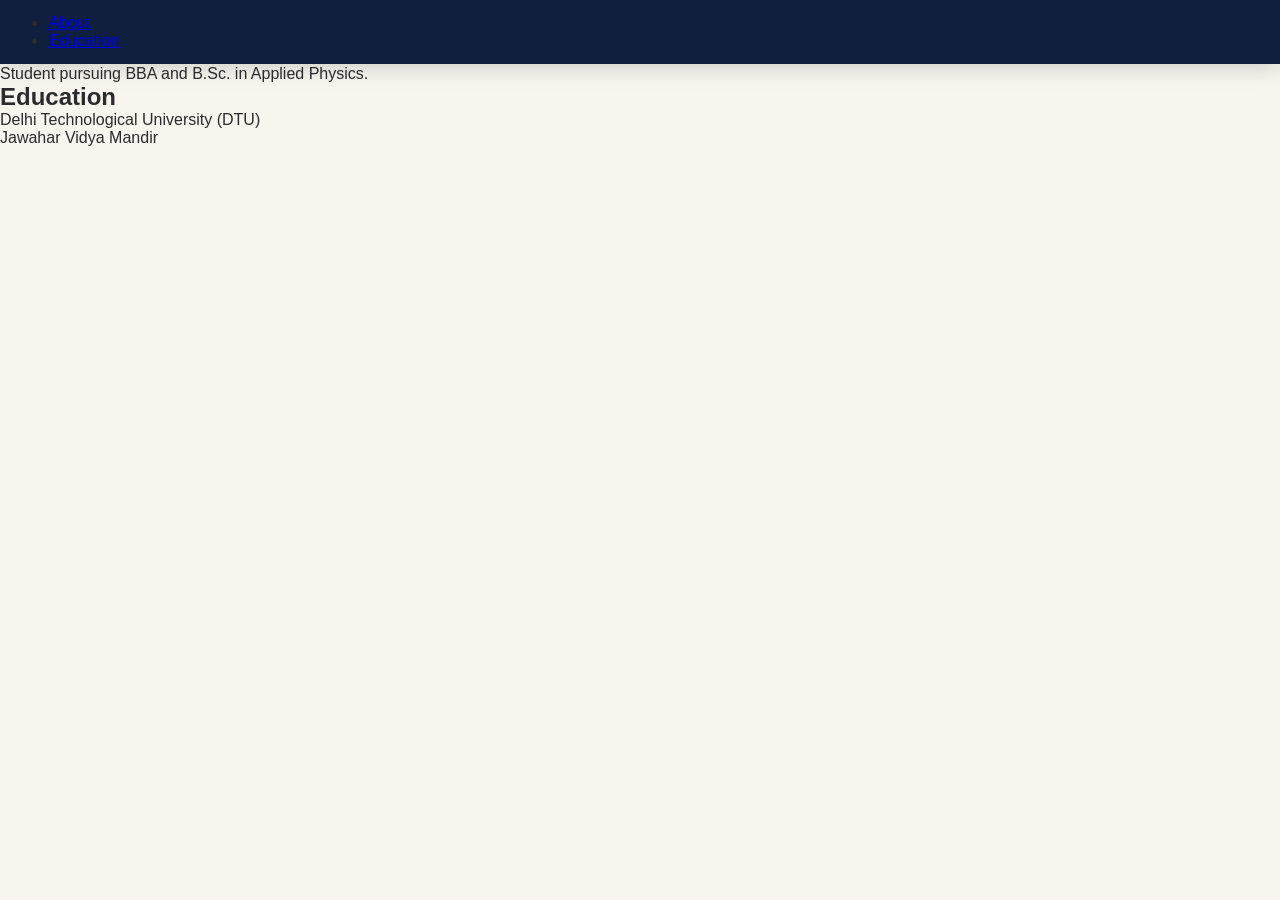
<file: Index.html>
<!DOCTYPE html>
<html>
<head>
    <title>My Resume</title>
    <link rel="stylesheet" href="style.css"> 
</head>
<body>
    <header id="main-header">
        <h1>My Resume</h1>
    </header>
    
    <nav>
        <ul>
            <li><a href="#about">About</a></li>
            <li><a href="#education">Education</a></li>
        </ul>
    </nav>
    
    <div class="section-container">
        <h2 id="about">About Me</h2>
        <p>Student pursuing BBA and B.Sc. in Applied Physics.</p>
        
        <h2 id="education">Education</h2>
        <p class="job-title">Delhi Technological University (DTU)</p>
        <p>Jawahar Vidya Mandir</p>
    </div>
</body>
</html>
</file>
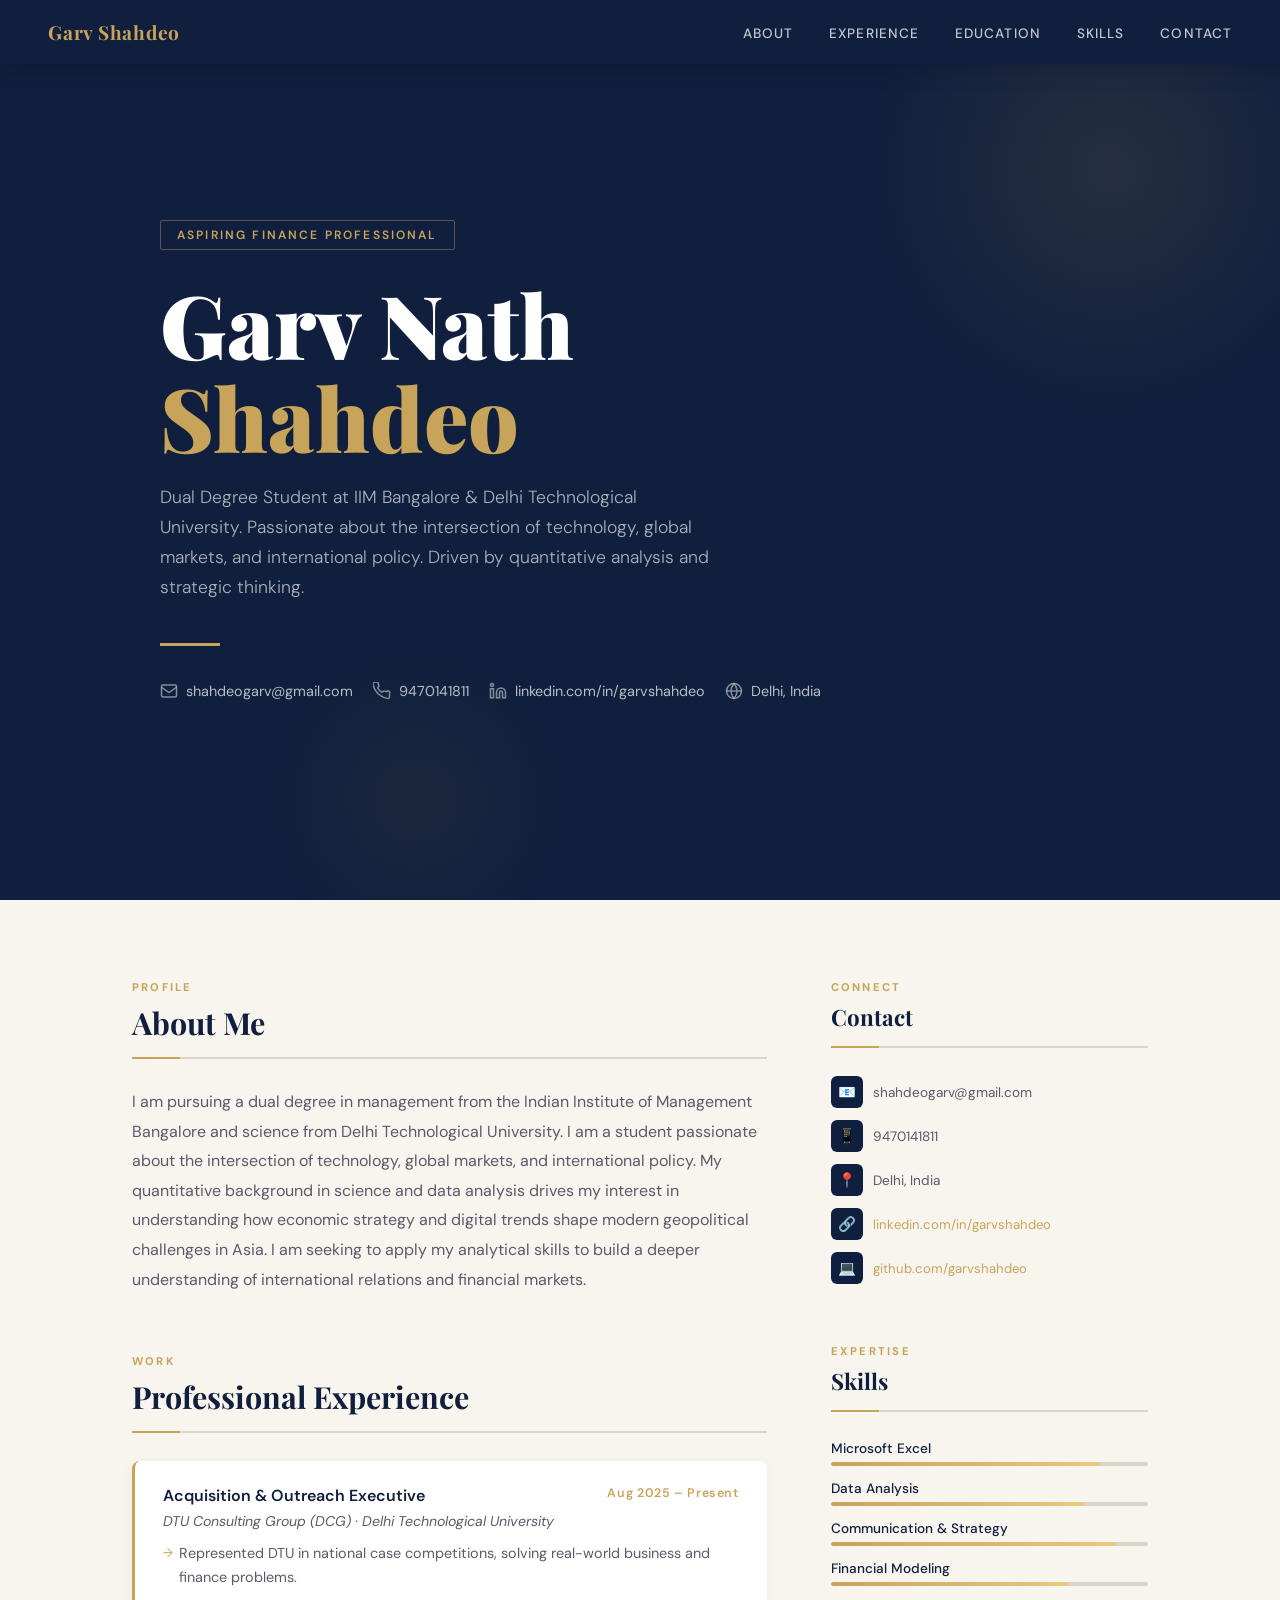
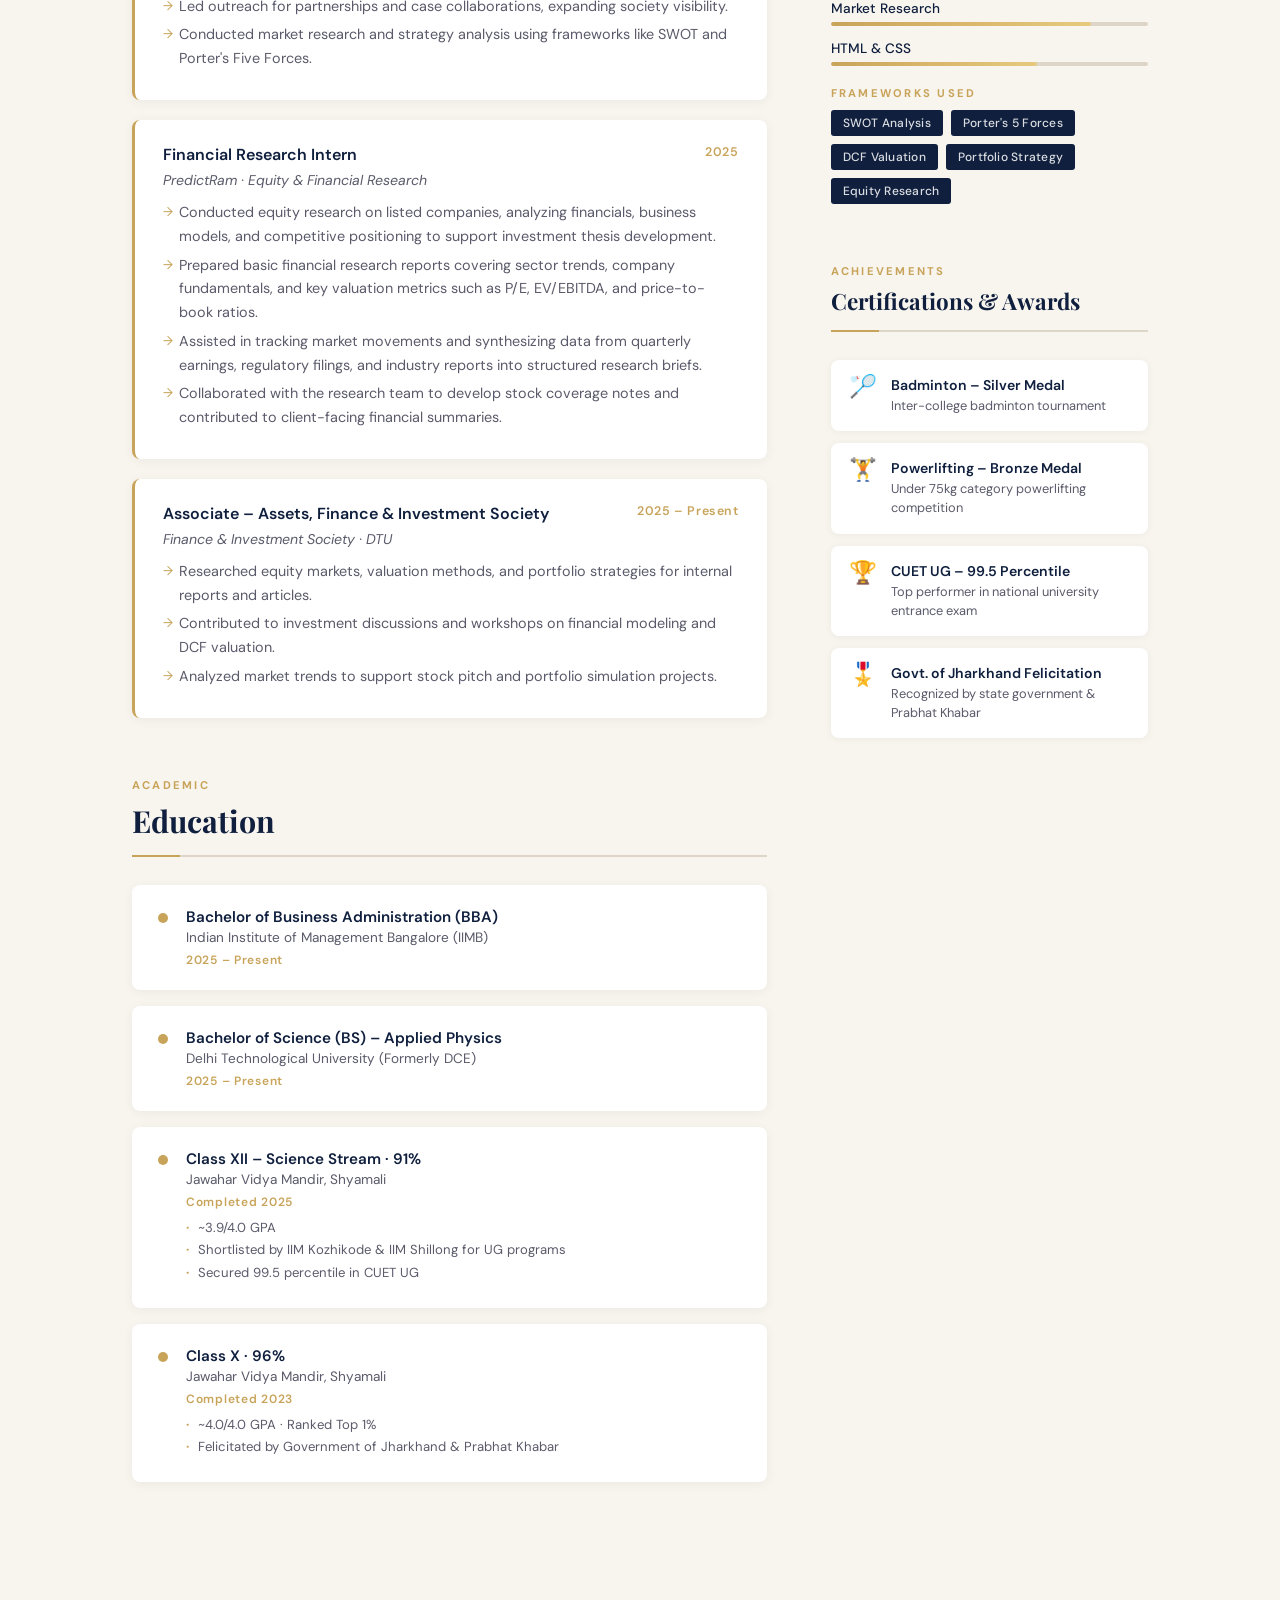
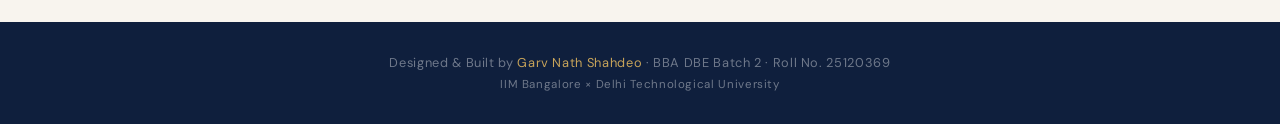
<file: index.html>
<!DOCTYPE html>
<html lang="en">
<head>
  <meta charset="UTF-8" />
  <meta name="viewport" content="width=device-width, initial-scale=1.0"/>
  <title>Garv Nath Shahdeo | Resume</title>
  <link href="https://fonts.googleapis.com/css2?family=Playfair+Display:wght@400;700;900&family=DM+Sans:wght@300;400;500;600&display=swap" rel="stylesheet"/>
  <link rel="stylesheet" href="style.css"/>
</head>
<body>

<!-- NAVIGATION -->
<nav>
  <div class="nav-logo">Garv Shahdeo</div>
  <ul class="nav-links">
    <li><a href="#about">About</a></li>
    <li><a href="#experience">Experience</a></li>
    <li><a href="#education">Education</a></li>
    <li><a href="#skills">Skills</a></li>
    <li><a href="#contact">Contact</a></li>
  </ul>
</nav>

<!-- HERO -->
<section class="hero" id="about">
  <div class="hero-inner">
    <div class="hero-tag">Aspiring Finance Professional</div>
    <h1 class="hero-name">Garv Nath<br><span>Shahdeo</span></h1>
    <p class="hero-title">
      Dual Degree Student at IIM Bangalore & Delhi Technological University.
      Passionate about the intersection of technology, global markets, and international policy.
      Driven by quantitative analysis and strategic thinking.
    </p>
    <div class="hero-divider"></div>
    <div class="hero-contacts">
      <a class="hero-contact-item" href="mailto:shahdeogarv@gmail.com">
        <svg class="icon" viewBox="0 0 24 24" fill="none" stroke="currentColor" stroke-width="2"><rect x="2" y="4" width="20" height="16" rx="2"/><path d="M2 7l10 7 10-7"/></svg>
        shahdeogarv@gmail.com
      </a>
      <a class="hero-contact-item" href="tel:9470141811">
        <svg class="icon" viewBox="0 0 24 24" fill="none" stroke="currentColor" stroke-width="2"><path d="M22 16.92v3a2 2 0 01-2.18 2 19.79 19.79 0 01-8.63-3.07A19.5 19.5 0 013.07 10.8 19.79 19.79 0 01.01 2.22 2 2 0 012 .04h3a2 2 0 012 1.72c.127.96.361 1.903.7 2.81a2 2 0 01-.45 2.11L6.09 7.91a16 16 0 006 6l1.27-1.27a2 2 0 012.11-.45c.907.339 1.85.573 2.81.7A2 2 0 0122 14.92z"/></svg>
        9470141811
      </a>
      <a class="hero-contact-item" href="https://linkedin.com/in/garvshahdeo" target="_blank">
        <svg class="icon" viewBox="0 0 24 24" fill="none" stroke="currentColor" stroke-width="2"><path d="M16 8a6 6 0 016 6v7h-4v-7a2 2 0 00-2-2 2 2 0 00-2 2v7h-4v-7a6 6 0 016-6z"/><rect x="2" y="9" width="4" height="12"/><circle cx="4" cy="4" r="2"/></svg>
        linkedin.com/in/garvshahdeo
      </a>
      <a class="hero-contact-item" href="#">
        <svg class="icon" viewBox="0 0 24 24" fill="none" stroke="currentColor" stroke-width="2"><circle cx="12" cy="12" r="10"/><path d="M2 12h20M12 2a15.3 15.3 0 014 10 15.3 15.3 0 01-4 10 15.3 15.3 0 01-4-10 15.3 15.3 0 014-10z"/></svg>
        Delhi, India
      </a>
    </div>
  </div>
</section>

<!-- MAIN CONTENT -->
<main>

  <!-- LEFT COLUMN -->
  <div class="left-col">

    <!-- ABOUT -->
    <section class="section" id="summary">
      <div class="section-label">Profile</div>
      <h2 class="section-title">About Me</h2>
      <p class="summary-text">
        I am pursuing a dual degree in management from the Indian Institute of Management Bangalore and
        science from Delhi Technological University. I am a student passionate about the intersection of
        technology, global markets, and international policy. My quantitative background in science and
        data analysis drives my interest in understanding how economic strategy and digital trends shape
        modern geopolitical challenges in Asia. I am seeking to apply my analytical skills to build a
        deeper understanding of international relations and financial markets.
      </p>
    </section>

    <!-- EXPERIENCE -->
    <section class="section" id="experience">
      <div class="section-label">Work</div>
      <h2 class="section-title">Professional Experience</h2>

      <div class="exp-card">
        <div class="exp-header">
          <div class="exp-role">Acquisition & Outreach Executive</div>
          <div class="exp-date">Aug 2025 – Present</div>
        </div>
        <div class="exp-org">DTU Consulting Group (DCG) · Delhi Technological University</div>
        <ul class="exp-bullets">
          <li>Represented DTU in national case competitions, solving real-world business and finance problems.</li>
          <li>Led outreach for partnerships and case collaborations, expanding society visibility.</li>
          <li>Conducted market research and strategy analysis using frameworks like SWOT and Porter's Five Forces.</li>
        </ul>
      </div>

      <div class="exp-card">
        <div class="exp-header">
          <div class="exp-role">Financial Research Intern</div>
          <div class="exp-date">2025</div>
        </div>
        <div class="exp-org">PredictRam · Equity & Financial Research</div>
        <ul class="exp-bullets">
          <li>Conducted equity research on listed companies, analyzing financials, business models, and competitive positioning to support investment thesis development.</li>
          <li>Prepared basic financial research reports covering sector trends, company fundamentals, and key valuation metrics such as P/E, EV/EBITDA, and price-to-book ratios.</li>
          <li>Assisted in tracking market movements and synthesizing data from quarterly earnings, regulatory filings, and industry reports into structured research briefs.</li>
          <li>Collaborated with the research team to develop stock coverage notes and contributed to client-facing financial summaries.</li>
        </ul>
      </div>

      <div class="exp-card">
        <div class="exp-header">
          <div class="exp-role">Associate – Assets, Finance & Investment Society</div>
          <div class="exp-date">2025 – Present</div>
        </div>
        <div class="exp-org">Finance & Investment Society · DTU</div>
        <ul class="exp-bullets">
          <li>Researched equity markets, valuation methods, and portfolio strategies for internal reports and articles.</li>
          <li>Contributed to investment discussions and workshops on financial modeling and DCF valuation.</li>
          <li>Analyzed market trends to support stock pitch and portfolio simulation projects.</li>
        </ul>
      </div>

    </section>

    <!-- EDUCATION -->
    <section class="section" id="education">
      <div class="section-label">Academic</div>
      <h2 class="section-title">Education</h2>

      <div class="edu-card">
        <div class="edu-dot"></div>
        <div>
          <div class="edu-degree">Bachelor of Business Administration (BBA)</div>
          <div class="edu-school">Indian Institute of Management Bangalore (IIMB)</div>
          <div class="edu-year">2025 – Present</div>
        </div>
      </div>

      <div class="edu-card">
        <div class="edu-dot"></div>
        <div>
          <div class="edu-degree">Bachelor of Science (BS) – Applied Physics</div>
          <div class="edu-school">Delhi Technological University (Formerly DCE)</div>
          <div class="edu-year">2025 – Present</div>
        </div>
      </div>

      <div class="edu-card">
        <div class="edu-dot"></div>
        <div>
          <div class="edu-degree">Class XII – Science Stream · 91%</div>
          <div class="edu-school">Jawahar Vidya Mandir, Shyamali</div>
          <div class="edu-year">Completed 2025</div>
          <ul class="edu-highlights">
            <li>~3.9/4.0 GPA</li>
            <li>Shortlisted by IIM Kozhikode & IIM Shillong for UG programs</li>
            <li>Secured 99.5 percentile in CUET UG</li>
          </ul>
        </div>
      </div>

      <div class="edu-card">
        <div class="edu-dot"></div>
        <div>
          <div class="edu-degree">Class X · 96%</div>
          <div class="edu-school">Jawahar Vidya Mandir, Shyamali</div>
          <div class="edu-year">Completed 2023</div>
          <ul class="edu-highlights">
            <li>~4.0/4.0 GPA · Ranked Top 1%</li>
            <li>Felicitated by Government of Jharkhand & Prabhat Khabar</li>
          </ul>
        </div>
      </div>

    </section>

  </div><!-- /left-col -->

  <!-- RIGHT SIDEBAR -->
  <aside class="sidebar">

    <!-- CONTACT -->
    <section class="section" id="contact">
      <div class="section-label">Connect</div>
      <h2 class="section-title">Contact</h2>
      <div class="contact-item">
        <div class="contact-icon">📧</div>
        <span>shahdeogarv@gmail.com</span>
      </div>
      <div class="contact-item">
        <div class="contact-icon">📱</div>
        <span>9470141811</span>
      </div>
      <div class="contact-item">
        <div class="contact-icon">📍</div>
        <span>Delhi, India</span>
      </div>
      <div class="contact-item">
        <div class="contact-icon">🔗</div>
        <a href="https://linkedin.com/in/garvshahdeo" target="_blank" style="color:var(--gold);text-decoration:none;font-size:0.82rem;">linkedin.com/in/garvshahdeo</a>
      </div>
      <div class="contact-item">
        <div class="contact-icon">💻</div>
        <a href="https://github.com/garvshahdeo" target="_blank" style="color:var(--gold);text-decoration:none;font-size:0.82rem;">github.com/garvshahdeo</a>
      </div>
    </section>

    <!-- SKILLS -->
    <section class="section" id="skills">
      <div class="section-label">Expertise</div>
      <h2 class="section-title">Skills</h2>

      <div class="skill-item">
        <div class="skill-name"><span>Microsoft Excel</span></div>
        <div class="skill-bar"><div class="skill-fill" style="width:85%"></div></div>
      </div>
      <div class="skill-item">
        <div class="skill-name"><span>Data Analysis</span></div>
        <div class="skill-bar"><div class="skill-fill" style="width:80%"></div></div>
      </div>
      <div class="skill-item">
        <div class="skill-name"><span>Communication & Strategy</span></div>
        <div class="skill-bar"><div class="skill-fill" style="width:90%"></div></div>
      </div>
      <div class="skill-item">
        <div class="skill-name"><span>Financial Modeling</span></div>
        <div class="skill-bar"><div class="skill-fill" style="width:75%"></div></div>
      </div>
      <div class="skill-item">
        <div class="skill-name"><span>Market Research</span></div>
        <div class="skill-bar"><div class="skill-fill" style="width:82%"></div></div>
      </div>
      <div class="skill-item">
        <div class="skill-name"><span>HTML & CSS</span></div>
        <div class="skill-bar"><div class="skill-fill" style="width:65%"></div></div>
      </div>

      <div style="margin-top:20px;">
        <div class="section-label" style="margin-bottom:10px;">Frameworks Used</div>
        <div class="tags">
          <span class="tag">SWOT Analysis</span>
          <span class="tag">Porter's 5 Forces</span>
          <span class="tag">DCF Valuation</span>
          <span class="tag">Portfolio Strategy</span>
          <span class="tag">Equity Research</span>
        </div>
      </div>
    </section>

    <!-- ACHIEVEMENTS -->
    <section class="section">
      <div class="section-label">Achievements</div>
      <h2 class="section-title">Certifications & Awards</h2>

      <div class="achievement-card">
        <div class="achievement-icon">🏸</div>
        <div>
          <div class="achievement-title">Badminton – Silver Medal</div>
          <div class="achievement-desc">Inter-college badminton tournament</div>
        </div>
      </div>

      <div class="achievement-card">
        <div class="achievement-icon">🏋️</div>
        <div>
          <div class="achievement-title">Powerlifting – Bronze Medal</div>
          <div class="achievement-desc">Under 75kg category powerlifting competition</div>
        </div>
      </div>

      <div class="achievement-card">
        <div class="achievement-icon">🏆</div>
        <div>
          <div class="achievement-title">CUET UG – 99.5 Percentile</div>
          <div class="achievement-desc">Top performer in national university entrance exam</div>
        </div>
      </div>

      <div class="achievement-card">
        <div class="achievement-icon">🎖️</div>
        <div>
          <div class="achievement-title">Govt. of Jharkhand Felicitation</div>
          <div class="achievement-desc">Recognized by state government & Prabhat Khabar</div>
        </div>
      </div>

    </section>

  </aside><!-- /sidebar -->

</main>

<!-- FOOTER -->
<footer>
  <p>Designed & Built by <span>Garv Nath Shahdeo</span> · BBA DBE Batch 2 · Roll No. 25120369</p>
  <p style="margin-top:6px; font-size:0.72rem;">IIM Bangalore × Delhi Technological University</p>
</footer>

</body>
</html>
</file>
<file: style.css>
/* ── CSS VARIABLES ── */
:root {
  --navy: #0f1f3d;
  --navy-light: #1a3260;
  --gold: #c8a45a;
  --gold-light: #e8c97e;
  --cream: #f8f4ee;
  --white: #ffffff;
  --text: #2c2c2c;
  --text-light: #5a5a6a;
  --border: #ddd6c8;
}

/* ── RESET & BASE ── */
* { margin: 0; padding: 0; box-sizing: border-box; }

html { scroll-behavior: smooth; }

body {
  font-family: 'DM Sans', sans-serif;
  background: var(--cream);
  color: var(--text);
  overflow-x: hidden;
}

/* ── NAVIGATION ── */
nav {
  position: fixed;
  top: 0; left: 0; right: 0;
  z-index: 100;
  background: var(--navy);
  display: flex;
  align-items: center;
  justify-content: space-between;
  padding: 0 48px;
  height: 64px;
  box-shadow: 0 2px 24px rgba(0,0,0,0.18);
}

.nav-logo {
  font-family: 'Playfair Display', serif;
  font-weight: 700;
  font-size: 1.2rem;
  color: var(--gold);
  letter-spacing: 0.04em;
}

.nav-links {
  display: flex;
  gap: 36px;
  list-style: none;
}

.nav-links a {
  color: rgba(255,255,255,0.75);
  text-decoration: none;
  font-size: 0.85rem;
  font-weight: 500;
  letter-spacing: 0.08em;
  text-transform: uppercase;
  transition: color 0.2s;
}

.nav-links a:hover { color: var(--gold); }

/* ── HERO SECTION ── */
.hero {
  background: var(--navy);
  min-height: 100vh;
  display: flex;
  align-items: center;
  padding: 80px 48px 60px;
  position: relative;
  overflow: hidden;
}

.hero::before {
  content: '';
  position: absolute;
  top: -80px; right: -80px;
  width: 500px; height: 500px;
  border-radius: 50%;
  background: radial-gradient(circle, rgba(200,164,90,0.12) 0%, transparent 70%);
  pointer-events: none;
}

.hero::after {
  content: '';
  position: absolute;
  bottom: -60px; left: 20%;
  width: 320px; height: 320px;
  border-radius: 50%;
  background: radial-gradient(circle, rgba(200,164,90,0.07) 0%, transparent 70%);
  pointer-events: none;
}

.hero-inner {
  max-width: 960px;
  margin: 0 auto;
  width: 100%;
}

.hero-tag {
  display: inline-block;
  font-size: 0.75rem;
  font-weight: 600;
  letter-spacing: 0.18em;
  text-transform: uppercase;
  color: var(--gold);
  border: 1px solid rgba(200,164,90,0.4);
  padding: 6px 16px;
  border-radius: 2px;
  margin-bottom: 28px;
  animation: fadeUp 0.6s ease both;
}

.hero-name {
  font-family: 'Playfair Display', serif;
  font-size: clamp(3rem, 7vw, 5.5rem);
  font-weight: 900;
  color: var(--white);
  line-height: 1.05;
  margin-bottom: 20px;
  animation: fadeUp 0.6s 0.1s ease both;
}

.hero-name span { color: var(--gold); }

.hero-title {
  font-size: 1.1rem;
  color: rgba(255,255,255,0.65);
  font-weight: 300;
  max-width: 560px;
  line-height: 1.7;
  margin-bottom: 40px;
  animation: fadeUp 0.6s 0.2s ease both;
}

.hero-contacts {
  display: flex;
  flex-wrap: wrap;
  gap: 20px;
  animation: fadeUp 0.6s 0.3s ease both;
}

.hero-contact-item {
  display: flex;
  align-items: center;
  gap: 8px;
  color: rgba(255,255,255,0.7);
  font-size: 0.9rem;
  text-decoration: none;
  transition: color 0.2s;
}

.hero-contact-item:hover { color: var(--gold); }

.hero-contact-item .icon {
  width: 18px; height: 18px;
  opacity: 0.7;
}

.hero-divider {
  width: 60px; height: 3px;
  background: var(--gold);
  margin: 36px 0;
  animation: fadeUp 0.6s 0.35s ease both;
}

/* ── MAIN LAYOUT ── */
main {
  max-width: 1080px;
  margin: 0 auto;
  padding: 80px 32px;
  display: grid;
  grid-template-columns: 2fr 1fr;
  gap: 64px;
}

/* ── SECTION TITLES ── */
.section { margin-bottom: 60px; }

.section-label {
  font-size: 0.7rem;
  font-weight: 700;
  letter-spacing: 0.2em;
  text-transform: uppercase;
  color: var(--gold);
  margin-bottom: 8px;
}

.section-title {
  font-family: 'Playfair Display', serif;
  font-size: 1.9rem;
  font-weight: 700;
  color: var(--navy);
  margin-bottom: 28px;
  padding-bottom: 14px;
  border-bottom: 2px solid var(--border);
  position: relative;
}

.section-title::after {
  content: '';
  position: absolute;
  bottom: -2px; left: 0;
  width: 48px; height: 2px;
  background: var(--gold);
}

/* ── SUMMARY ── */
.summary-text {
  font-size: 1rem;
  line-height: 1.85;
  color: var(--text-light);
}

/* ── EXPERIENCE CARDS ── */
.exp-card {
  background: var(--white);
  border-radius: 8px;
  padding: 24px 28px;
  margin-bottom: 20px;
  border-left: 3px solid var(--gold);
  box-shadow: 0 2px 12px rgba(0,0,0,0.05);
  transition: box-shadow 0.2s, transform 0.2s;
}

.exp-card:hover {
  box-shadow: 0 6px 24px rgba(0,0,0,0.10);
  transform: translateY(-2px);
}

.exp-header {
  display: flex;
  justify-content: space-between;
  align-items: flex-start;
  flex-wrap: wrap;
  gap: 8px;
  margin-bottom: 6px;
}

.exp-role {
  font-weight: 600;
  font-size: 1rem;
  color: var(--navy);
}

.exp-date {
  font-size: 0.78rem;
  color: var(--gold);
  font-weight: 600;
  letter-spacing: 0.05em;
  white-space: nowrap;
}

.exp-org {
  font-size: 0.88rem;
  color: var(--text-light);
  margin-bottom: 12px;
  font-style: italic;
}

.exp-bullets {
  list-style: none;
  padding: 0;
}

.exp-bullets li {
  font-size: 0.9rem;
  color: var(--text-light);
  line-height: 1.65;
  padding-left: 16px;
  position: relative;
  margin-bottom: 5px;
}

.exp-bullets li::before {
  content: '→';
  position: absolute;
  left: 0;
  color: var(--gold);
  font-size: 0.8rem;
}

/* ── EDUCATION CARDS ── */
.edu-card {
  background: var(--white);
  border-radius: 8px;
  padding: 22px 26px;
  margin-bottom: 16px;
  box-shadow: 0 2px 12px rgba(0,0,0,0.05);
  transition: box-shadow 0.2s;
  display: flex;
  gap: 18px;
  align-items: flex-start;
}

.edu-card:hover { box-shadow: 0 6px 20px rgba(0,0,0,0.09); }

.edu-dot {
  width: 10px; height: 10px;
  border-radius: 50%;
  background: var(--gold);
  margin-top: 6px;
  flex-shrink: 0;
}

.edu-degree {
  font-weight: 600;
  font-size: 0.95rem;
  color: var(--navy);
  margin-bottom: 2px;
}

.edu-school {
  font-size: 0.85rem;
  color: var(--text-light);
  margin-bottom: 6px;
}

.edu-year {
  font-size: 0.75rem;
  color: var(--gold);
  font-weight: 600;
  letter-spacing: 0.06em;
}

.edu-highlights {
  list-style: none;
  margin-top: 8px;
}

.edu-highlights li {
  font-size: 0.82rem;
  color: var(--text-light);
  padding-left: 12px;
  position: relative;
  margin-bottom: 3px;
  line-height: 1.5;
}

.edu-highlights li::before {
  content: '·';
  position: absolute;
  left: 0;
  color: var(--gold);
  font-weight: 700;
}

/* ── SIDEBAR ── */
.sidebar .section-title { font-size: 1.4rem; }

/* ── SKILL BARS ── */
.skill-item { margin-bottom: 14px; }

.skill-name {
  font-size: 0.85rem;
  font-weight: 500;
  color: var(--navy);
  margin-bottom: 5px;
  display: flex;
  justify-content: space-between;
}

.skill-bar {
  height: 4px;
  background: var(--border);
  border-radius: 2px;
  overflow: hidden;
}

.skill-fill {
  height: 100%;
  background: linear-gradient(90deg, var(--gold), var(--gold-light));
  border-radius: 2px;
}

/* ── TAGS ── */
.tags {
  display: flex;
  flex-wrap: wrap;
  gap: 8px;
  margin-top: 4px;
}

.tag {
  background: var(--navy);
  color: rgba(255,255,255,0.85);
  font-size: 0.75rem;
  padding: 5px 12px;
  border-radius: 3px;
  font-weight: 500;
  letter-spacing: 0.02em;
}

/* ── ACHIEVEMENT CARDS ── */
.achievement-card {
  background: var(--white);
  border-radius: 8px;
  padding: 16px 18px;
  margin-bottom: 12px;
  display: flex;
  gap: 14px;
  align-items: flex-start;
  box-shadow: 0 1px 8px rgba(0,0,0,0.05);
}

.achievement-icon {
  font-size: 1.4rem;
  line-height: 1;
  flex-shrink: 0;
}

.achievement-title {
  font-size: 0.88rem;
  font-weight: 600;
  color: var(--navy);
  margin-bottom: 2px;
}

.achievement-desc {
  font-size: 0.8rem;
  color: var(--text-light);
  line-height: 1.5;
}

/* ── CONTACT SIDEBAR ── */
.contact-item {
  display: flex;
  align-items: center;
  gap: 10px;
  margin-bottom: 12px;
  font-size: 0.85rem;
  color: var(--text-light);
  word-break: break-all;
}

.contact-icon {
  width: 32px; height: 32px;
  background: var(--navy);
  border-radius: 6px;
  display: flex;
  align-items: center;
  justify-content: center;
  flex-shrink: 0;
  font-size: 0.9rem;
}

/* ── FOOTER ── */
footer {
  background: var(--navy);
  text-align: center;
  padding: 32px;
  color: rgba(255,255,255,0.4);
  font-size: 0.8rem;
  letter-spacing: 0.05em;
}

footer span { color: var(--gold); }

/* ── ANIMATIONS ── */
@keyframes fadeUp {
  from { opacity: 0; transform: translateY(24px); }
  to   { opacity: 1; transform: translateY(0); }
}

/* ── RESPONSIVE ── */
@media (max-width: 768px) {
  nav { padding: 0 20px; }
  .nav-links { gap: 18px; }
  .hero { padding: 100px 24px 60px; }
  main { grid-template-columns: 1fr; gap: 0; padding: 40px 20px; }
}
</file>
